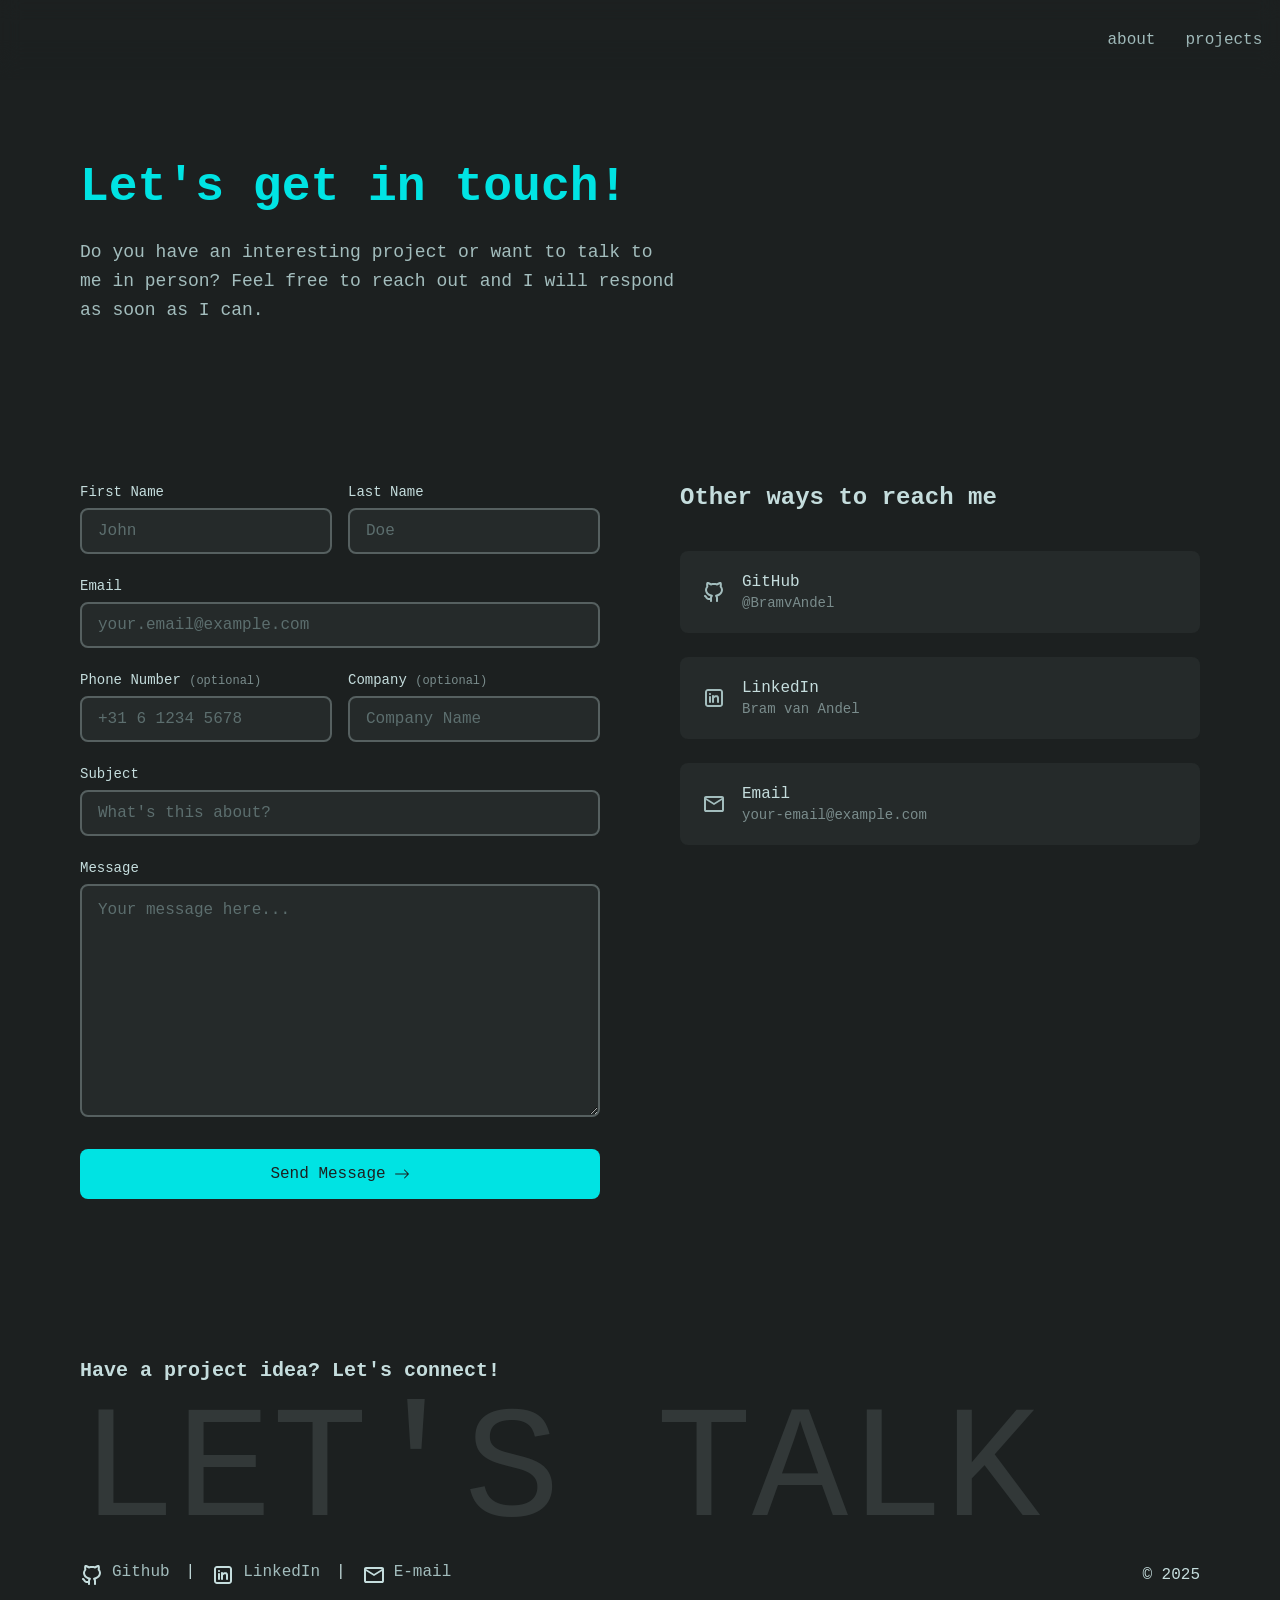
<file: contact.html>
<!doctype html>
<html lang="en">
  <head>
    <meta charset="UTF-8" />
    <meta name="viewport" content="width=device-width, initial-scale=1.0" />
    <title>Contact - Bram van Andel</title>
    <link rel="stylesheet" href="styles/global.css" />
    <link rel="stylesheet" href="styles/contact.css" />
  </head>
  <body>
    <nav>
      <a href="/index.html">BvA</a>
      <div>
        <a href="#">about</a>
        <a href="#">projects</a>
        <a href="/contact.html">contact</a>
      </div>
    </nav>

    <main>
      <header class="contact-header">
        <h1>
          <span class="highlight">Let's get in touch!</span>
        </h1>
        <p>
          Do you have an interesting project or want to talk to me in person?
          Feel free to reach out and I will respond as soon as I can.
        </p>
      </header>

      <section class="contact-form-section">
        <form
          class="contact-form"
          method="post"
          action="mailto:your-email@example.com"
        >
          <div class="form-row">
            <div class="form-group">
              <label for="firstName">First Name</label>
              <input
                type="text"
                id="firstName"
                name="firstName"
                placeholder="John"
                required
              />
            </div>

            <div class="form-group">
              <label for="lastName">Last Name</label>
              <input
                type="text"
                id="lastName"
                name="lastName"
                placeholder="Doe"
                required
              />
            </div>
          </div>

          <div class="form-group">
            <label for="email">Email</label>
            <input
              type="email"
              id="email"
              name="email"
              placeholder="your.email@example.com"
              required
            />
          </div>

          <div class="form-row">
            <div class="form-group">
              <label for="phone"
                >Phone Number <span class="optional">(optional)</span></label
              >
              <input
                type="tel"
                id="phone"
                name="phone"
                placeholder="+31 6 1234 5678"
              />
            </div>

            <div class="form-group">
              <label for="company"
                >Company <span class="optional">(optional)</span></label
              >
              <input
                type="text"
                id="company"
                name="company"
                placeholder="Company Name"
              />
            </div>
          </div>

          <div class="form-group">
            <label for="subject">Subject</label>
            <input
              type="text"
              id="subject"
              name="subject"
              placeholder="What's this about?"
              required
            />
          </div>

          <div class="form-group">
            <label for="message">Message</label>
            <textarea
              id="message"
              name="message"
              placeholder="Your message here..."
              rows="8"
              required
            ></textarea>
          </div>

          <button type="submit" class="submit-btn">
            <span>Send Message</span>
            <svg
              width="16"
              height="16"
              viewBox="0 0 16 16"
              xmlns="http://www.w3.org/2000/svg"
            >
              <path
                fill-rule="evenodd"
                clip-rule="evenodd"
                d="M0.999961 7.99999C0.999961 8.1326 1.05264 8.25978 1.14641 8.35354C1.24018 8.44731 1.36735 8.49999 1.49996 8.49999L13.293 8.49999L10.146 11.646C10.0521 11.7399 9.99933 11.8672 9.99933 12C9.99933 12.1328 10.0521 12.2601 10.146 12.354C10.2398 12.4479 10.3672 12.5006 10.5 12.5006C10.6327 12.5006 10.7601 12.4479 10.854 12.354L14.854 8.35399C14.9005 8.30755 14.9375 8.25237 14.9627 8.19162C14.9879 8.13088 15.0009 8.06576 15.0009 7.99999C15.0009 7.93422 14.9879 7.8691 14.9627 7.80836C14.9375 7.74761 14.9005 7.69244 14.854 7.64599L10.854 3.64599C10.8075 3.5995 10.7523 3.56263 10.6915 3.53747C10.6308 3.51231 10.5657 3.49936 10.5 3.49936C10.3672 3.49936 10.2398 3.5521 10.146 3.64599C10.0521 3.73988 9.99933 3.86722 9.99933 3.99999C9.99933 4.13277 10.0521 4.2601 10.146 4.35399L13.293 7.49999L1.49996 7.49999C1.36735 7.49999 1.24018 7.55267 1.14641 7.64644C1.05264 7.74021 0.999961 7.86738 0.999961 7.99999Z"
              />
            </svg>
          </button>
        </form>

        <div class="contact-info">
          <h3>Other ways to reach me</h3>

          <div class="contact-methods">
            <a
              href="https://github.com/BramvAndel"
              target="_blank"
              rel="noopener noreferrer"
              class="contact-method"
            >
              <svg
                width="24"
                height="24"
                viewBox="0 0 24 24"
                xmlns="http://www.w3.org/2000/svg"
              >
                <path
                  d="M6.31499 6.17599C6.06499 5.53799 6.07499 4.80899 6.18599 4.14199C6.94994 4.37155 7.66755 4.73374 8.30598 5.21199C8.58598 5.42599 8.95299 5.49499 9.29499 5.39199C10.1724 5.12881 11.0839 4.99672 12 4.99999C12.961 4.99999 13.874 5.13999 14.703 5.39099C15.045 5.49499 15.412 5.42499 15.691 5.21099C16.3291 4.73284 17.0464 4.37066 17.81 4.14099C17.921 4.80799 17.93 5.53699 17.682 6.17399C17.532 6.55799 17.607 6.99999 17.89 7.31399C18.614 8.11699 19 9.03999 19 9.99999C19 12.114 17.03 14.187 13.866 14.818C13.074 14.976 12.765 15.973 13.371 16.544C13.76 16.91 14 17.426 14 18V21C14 21.2652 14.1053 21.5196 14.2929 21.7071C14.4804 21.8946 14.7348 22 15 22C15.2652 22 15.5196 21.8946 15.7071 21.7071C15.8946 21.5196 16 21.2652 16 21V18C16 17.43 15.88 16.888 15.666 16.397C18.683 15.35 21 12.993 21 9.99999C21 8.65299 20.516 7.41499 19.713 6.37799C19.923 5.55799 19.904 4.73199 19.824 4.09799C19.753 3.52999 19.654 2.78599 19.254 2.34199C18.659 1.68299 17.674 2.07099 16.974 2.30999C16.2227 2.56321 15.5082 2.91458 14.849 3.35499C13.9181 3.11707 12.9608 2.99779 12 2.99999C11.006 2.99999 10.047 3.12499 9.14899 3.35599C8.48977 2.91558 7.77525 2.56421 7.02399 2.31099C6.32399 2.07099 5.33799 1.68299 4.74299 2.34199C4.33499 2.79399 4.24999 3.47899 4.17699 4.06099L4.17199 4.09899C4.09199 4.73399 4.07399 5.56099 4.28399 6.38199C3.48399 7.41799 2.99999 8.65399 2.99999 9.99999C2.99999 12.992 5.31698 15.35 8.33398 16.397C8.11599 16.8964 8.00233 17.4351 7.99999 17.98L7.83198 18.014C7.11498 18.113 6.65599 18.024 6.34399 17.892C5.58399 17.57 5.19199 16.759 4.71399 16.139C4.41599 15.754 3.98199 15.273 3.31599 15.051C3.19136 15.0095 3.05978 14.9929 2.92876 15.0023C2.79775 15.0117 2.66985 15.0467 2.55239 15.1055C2.31515 15.2242 2.13479 15.4323 2.05099 15.684C1.96718 15.9357 1.98678 16.2104 2.1055 16.4476C2.22421 16.6848 2.43229 16.8652 2.68399 16.949C3.24199 17.135 3.62799 18.091 3.98199 18.515C4.35499 18.963 4.85098 19.431 5.56199 19.733C6.24398 20.023 7.04499 20.126 7.99999 20.009V21C7.99999 21.2652 8.10534 21.5196 8.29288 21.7071C8.48042 21.8946 8.73477 22 8.99999 22C9.2652 22 9.51956 21.8946 9.70709 21.7071C9.89463 21.5196 9.99998 21.2652 9.99998 21V18C9.99998 17.426 10.24 16.91 10.629 16.544C11.236 15.972 10.926 14.976 10.134 14.818C6.96898 14.187 4.99999 12.114 4.99999 9.99999C4.99999 9.04199 5.38499 8.11899 6.10799 7.31599C6.39099 7.00199 6.46499 6.55999 6.31499 6.17599Z"
                />
              </svg>
              <div>
                <h4>GitHub</h4>
                <span>@BramvAndel</span>
              </div>
            </a>

            <a
              href="https://www.linkedin.com/in/bram-van-andel-8a43272b0/"
              target="_blank"
              rel="noopener noreferrer"
              class="contact-method"
            >
              <svg
                width="24"
                height="24"
                viewBox="0 0 24 24"
                xmlns="http://www.w3.org/2000/svg"
              >
                <path
                  d="M18 3C18.7956 3 19.5587 3.31607 20.1213 3.87868C20.6839 4.44129 21 5.20435 21 6V18C21 18.7956 20.6839 19.5587 20.1213 20.1213C19.5587 20.6839 18.7956 21 18 21H6C5.20435 21 4.44129 20.6839 3.87868 20.1213C3.31607 19.5587 3 18.7956 3 18V6C3 5.20435 3.31607 4.44129 3.87868 3.87868C4.44129 3.31607 5.20435 3 6 3H18ZM18 5H6C5.73478 5 5.48043 5.10536 5.29289 5.29289C5.10536 5.48043 5 5.73478 5 6V18C5 18.2652 5.10536 18.5196 5.29289 18.7071C5.48043 18.8946 5.73478 19 6 19H18C18.2652 19 18.5196 18.8946 18.7071 18.7071C18.8946 18.5196 19 18.2652 19 18V6C19 5.73478 18.8946 5.48043 18.7071 5.29289C18.5196 5.10536 18.2652 5 18 5ZM8 10C8.24493 10 8.48134 10.09 8.66437 10.2527C8.84741 10.4155 8.96434 10.6397 8.993 10.883L9 11V16C8.99972 16.2549 8.90212 16.5 8.72715 16.6854C8.55218 16.8707 8.31305 16.9822 8.05861 16.9972C7.80416 17.0121 7.55362 16.9293 7.35817 16.7657C7.16271 16.6021 7.0371 16.3701 7.007 16.117L7 16V11C7 10.7348 7.10536 10.4804 7.29289 10.2929C7.48043 10.1054 7.73478 10 8 10ZM11 9C11.2342 8.99996 11.461 9.08213 11.6408 9.23216C11.8206 9.3822 11.9421 9.59059 11.984 9.821C12.1854 9.70468 12.3934 9.60017 12.607 9.508C13.274 9.223 14.273 9.066 15.175 9.349C15.648 9.499 16.123 9.779 16.475 10.256C16.79 10.681 16.96 11.198 16.994 11.779L17 12V16C16.9997 16.2549 16.9021 16.5 16.7272 16.6854C16.5522 16.8707 16.313 16.9822 16.0586 16.9972C15.8042 17.0121 15.5536 16.9293 15.3582 16.7657C15.1627 16.6021 15.0371 16.3701 15.007 16.117L15 16V12C15 11.67 14.92 11.516 14.868 11.445C14.7933 11.3523 14.6904 11.2863 14.575 11.257C14.227 11.147 13.726 11.205 13.393 11.347C12.893 11.561 12.435 11.897 12.123 12.208L12 12.34V16C11.9997 16.2549 11.9021 16.5 11.7272 16.6854C11.5522 16.8707 11.313 16.9822 11.0586 16.9972C10.8042 17.0121 10.5536 16.9293 10.3582 16.7657C10.1627 16.6021 10.0371 16.3701 10.007 16.117L10 16V10C10 9.73478 10.1054 9.48043 10.2929 9.29289C10.4804 9.10536 10.7348 9 11 9ZM8 7C8.26522 7 8.51957 7.10536 8.70711 7.29289C8.89464 7.48043 9 7.73478 9 8C9 8.26522 8.89464 8.51957 8.70711 8.70711C8.51957 8.89464 8.26522 9 8 9C7.73478 9 7.48043 8.89464 7.29289 8.70711C7.10536 8.51957 7 8.26522 7 8C7 7.73478 7.10536 7.48043 7.29289 7.29289C7.48043 7.10536 7.73478 7 8 7Z"
                />
              </svg>
              <div>
                <h4>LinkedIn</h4>
                <span>Bram van Andel</span>
              </div>
            </a>

            <a href="mailto:your-email@example.com" class="contact-method">
              <svg
                width="24"
                height="24"
                viewBox="0 0 24 24"
                xmlns="http://www.w3.org/2000/svg"
              >
                <path
                  d="M4 20C3.45 20 2.97933 19.8043 2.588 19.413C2.19667 19.0217 2.00067 18.5507 2 18V6C2 5.45 2.196 4.97933 2.588 4.588C2.98 4.19667 3.45067 4.00067 4 4H20C20.55 4 21.021 4.196 21.413 4.588C21.805 4.98 22.0007 5.45067 22 6V18C22 18.55 21.8043 19.021 21.413 19.413C21.0217 19.805 20.5507 20.0007 20 20H4ZM12 13L4 8V18H20V8L12 13ZM12 11L20 6H4L12 11ZM4 8V6V18V8Z"
                />
              </svg>
              <div>
                <h4>Email</h4>
                <span>your-email@example.com</span>
              </div>
            </a>
          </div>
        </div>
      </section>

      <footer>
        <h4>Have a project idea? Let's connect!</h4>
        <a href="mailto:your-email@example.com" class="footer-big-text"
          >LET'S TALK</a
        >
        <div class="footer-info">
          <div class="footer-socials">
            <a
              href="https://github.com/BramvAndel"
              target="_blank"
              rel="noopener noreferrer"
              class="footer-social"
            >
              <svg
                width="24"
                height="24"
                viewBox="0 0 24 24"
                xmlns="http://www.w3.org/2000/svg"
              >
                <path
                  d="M6.31499 6.17605C6.06499 5.53805 6.07499 4.80905 6.18599 4.14205C6.94994 4.37161 7.66755 4.7338 8.30598 5.21205C8.58598 5.42605 8.95299 5.49505 9.29499 5.39205C10.1724 5.12888 11.0839 4.99678 12 5.00005C12.961 5.00005 13.874 5.14005 14.703 5.39105C15.045 5.49505 15.412 5.42505 15.691 5.21105C16.3291 4.7329 17.0464 4.37072 17.81 4.14105C17.921 4.80805 17.93 5.53705 17.682 6.17405C17.532 6.55805 17.607 7.00005 17.89 7.31405C18.614 8.11705 19 9.04005 19 10.0001C19 12.1141 17.03 14.1871 13.866 14.8181C13.074 14.9761 12.765 15.9731 13.371 16.5441C13.76 16.9101 14 17.4261 14 18.0001V21.0001C14 21.2653 14.1053 21.5196 14.2929 21.7072C14.4804 21.8947 14.7348 22.0001 15 22.0001C15.2652 22.0001 15.5196 21.8947 15.7071 21.7072C15.8946 21.5196 16 21.2653 16 21.0001V18.0001C16 17.4301 15.88 16.8881 15.666 16.3971C18.683 15.3501 21 12.9931 21 10.0001C21 8.65305 20.516 7.41505 19.713 6.37805C19.923 5.55805 19.904 4.73205 19.824 4.09805C19.753 3.53005 19.654 2.78605 19.254 2.34205C18.659 1.68305 17.674 2.07105 16.974 2.31005C16.2227 2.56327 15.5082 2.91464 14.849 3.35505C13.9181 3.11713 12.9608 2.99785 12 3.00005C11.006 3.00005 10.047 3.12505 9.14899 3.35605C8.48977 2.91564 7.77525 2.56427 7.02399 2.31105C6.32399 2.07105 5.33799 1.68305 4.74299 2.34205C4.33499 2.79405 4.24999 3.47905 4.17699 4.06105L4.17199 4.09905C4.09199 4.73405 4.07399 5.56105 4.28399 6.38205C3.48399 7.41805 2.99999 8.65405 2.99999 10.0001C2.99999 12.9921 5.31698 15.3501 8.33398 16.3971C8.11599 16.8965 8.00233 17.4351 7.99999 17.9801L7.83198 18.0141C7.11498 18.1131 6.65599 18.0241 6.34399 17.8921C5.58399 17.5701 5.19199 16.7591 4.71399 16.1391C4.41599 15.7541 3.98199 15.2731 3.31599 15.0511C3.19136 15.0096 3.05978 14.993 2.92876 15.0024C2.79775 15.0117 2.66985 15.0468 2.55239 15.1056C2.31515 15.2243 2.13479 15.4324 2.05099 15.6841C1.96718 15.9357 1.98678 16.2104 2.1055 16.4477C2.22421 16.6849 2.43229 16.8652 2.68399 16.9491C3.24199 17.1351 3.62799 18.0911 3.98199 18.5151C4.35499 18.9631 4.85098 19.4311 5.56199 19.7331C6.24398 20.0231 7.04499 20.1261 7.99999 20.0091V21.0001C7.99999 21.2653 8.10534 21.5196 8.29288 21.7072C8.48042 21.8947 8.73477 22.0001 8.99999 22.0001C9.2652 22.0001 9.51956 21.8947 9.70709 21.7072C9.89463 21.5196 9.99998 21.2653 9.99998 21.0001V18.0001C9.99998 17.4261 10.24 16.9101 10.629 16.5441C11.236 15.9721 10.926 14.9761 10.134 14.8181C6.96898 14.1871 4.99999 12.1141 4.99999 10.0001C4.99999 9.04205 5.38499 8.11905 6.10799 7.31605C6.39099 7.00205 6.46499 6.56005 6.31499 6.17605Z"
                />
              </svg>
              <span>Github</span>
            </a>

            <span>|</span>

            <a
              href="https://www.linkedin.com/in/bram-van-andel-8a43272b0/"
              target="_blank"
              rel="noopener noreferrer"
              class="footer-social"
            >
              <svg
                width="24"
                height="24"
                viewBox="0 0 24 24"
                xmlns="http://www.w3.org/2000/svg"
              >
                <path
                  d="M18 3C18.7956 3 19.5587 3.31607 20.1213 3.87868C20.6839 4.44129 21 5.20435 21 6V18C21 18.7956 20.6839 19.5587 20.1213 20.1213C19.5587 20.6839 18.7956 21 18 21H6C5.20435 21 4.44129 20.6839 3.87868 20.1213C3.31607 19.5587 3 18.7956 3 18V6C3 5.20435 3.31607 4.44129 3.87868 3.87868C4.44129 3.31607 5.20435 3 6 3H18ZM18 5H6C5.73478 5 5.48043 5.10536 5.29289 5.29289C5.10536 5.48043 5 5.73478 5 6V18C5 18.2652 5.10536 18.5196 5.29289 18.7071C5.48043 18.8946 5.73478 19 6 19H18C18.2652 19 18.5196 18.8946 18.7071 18.7071C18.8946 18.5196 19 18.2652 19 18V6C19 5.73478 18.8946 5.48043 18.7071 5.29289C18.5196 5.10536 18.2652 5 18 5ZM8 10C8.24493 10 8.48134 10.09 8.66437 10.2527C8.84741 10.4155 8.96434 10.6397 8.993 10.883L9 11V16C8.99972 16.2549 8.90212 16.5 8.72715 16.6854C8.55218 16.8707 8.31305 16.9822 8.05861 16.9972C7.80416 17.0121 7.55362 16.9293 7.35817 16.7657C7.16271 16.6021 7.0371 16.3701 7.007 16.117L7 16V11C7 10.7348 7.10536 10.4804 7.29289 10.2929C7.48043 10.1054 7.73478 10 8 10ZM11 9C11.2342 8.99996 11.461 9.08213 11.6408 9.23216C11.8206 9.3822 11.9421 9.59059 11.984 9.821C12.1854 9.70468 12.3934 9.60017 12.607 9.508C13.274 9.223 14.273 9.066 15.175 9.349C15.648 9.499 16.123 9.779 16.475 10.256C16.79 10.681 16.96 11.198 16.994 11.779L17 12V16C16.9997 16.2549 16.9021 16.5 16.7272 16.6854C16.5522 16.8707 16.313 16.9822 16.0586 16.9972C15.8042 17.0121 15.5536 16.9293 15.3582 16.7657C15.1627 16.6021 15.0371 16.3701 15.007 16.117L15 16V12C15 11.67 14.92 11.516 14.868 11.445C14.7933 11.3523 14.6904 11.2863 14.575 11.257C14.227 11.147 13.726 11.205 13.393 11.347C12.893 11.561 12.435 11.897 12.123 12.208L12 12.34V16C11.9997 16.2549 11.9021 16.5 11.7272 16.6854C11.5522 16.8707 11.313 16.9822 11.0586 16.9972C10.8042 17.0121 10.5536 16.9293 10.3582 16.7657C10.1627 16.6021 10.0371 16.3701 10.007 16.117L10 16V10C10 9.73478 10.1054 9.48043 10.2929 9.29289C10.4804 9.10536 10.7348 9 11 9ZM8 7C8.26522 7 8.51957 7.10536 8.70711 7.29289C8.89464 7.48043 9 7.73478 9 8C9 8.26522 8.89464 8.51957 8.70711 8.70711C8.51957 8.89464 8.26522 9 8 9C7.73478 9 7.48043 8.89464 7.29289 8.70711C7.10536 8.51957 7 8.26522 7 8C7 7.73478 7.10536 7.48043 7.29289 7.29289C7.48043 7.10536 7.73478 7 8 7Z"
                />
              </svg>

              <span>LinkedIn</span>
            </a>

            <span>|</span>

            <a href="mailto:your-email@example.com" class="footer-social">
              <svg
                width="24"
                height="24"
                viewBox="0 0 24 24"
                xmlns="http://www.w3.org/2000/svg"
              >
                <path
                  d="M4 20C3.45 20 2.97933 19.8043 2.588 19.413C2.19667 19.0217 2.00067 18.5507 2 18V6C2 5.45 2.196 4.97933 2.588 4.588C2.98 4.19667 3.45067 4.00067 4 4H20C20.55 4 21.021 4.196 21.413 4.588C21.805 4.98 22.0007 5.45067 22 6V18C22 18.55 21.8043 19.021 21.413 19.413C21.0217 19.805 20.5507 20.0007 20 20H4ZM12 13L4 8V18H20V8L12 13ZM12 11L20 6H4L12 11ZM4 8V6V18V8Z"
                />
              </svg>
              <span>E-mail</span>
            </a>
          </div>
          <div class="copyright">&copy; 2025</div>
        </div>
      </footer>
    </main>
  </body>
</html>
</file>
<file: styles/global.css>
:root {
  /* Fonts */
  --font-jetbrains-mono: "JetBrains Mono", monospace;

  /* Colors - Dark Theme */
  --bg-color-dark: #1c2020;
  --light-bg-color-dark: #252a2a;
  --h1-color-dark: #c5dddd;
  --text-color-dark: #a3bdbd;
  --sub-text-color-dark: #7a8c8c;
  --dark-text-color-dark: #5c6e6e;
  --accent-color-dark: #00e3e3;
  --selecttion-color-dark: #02b3b3;

  /* Colors - Light Theme */
  --bg-color-light: #f5f5f5;
  --h1-color-light: #333333;
  --text-color-light: #4f4f4f;
  --sub-text-color-light: #6b6b6b;
  --accent-color-light: #007b7b;

  /* Font Sizes */
  --h1-font-size: 48px;
  --h2-font-size: 32px;
  --h3-font-size: 18px;
  --text-font-size: 16px;

  --social-color-transition-duration: 0.5s;

  --relaxed-line-height: 1.6;
}

*,
*::after,
*::before {
  margin: 0;
  padding: 0;
  box-sizing: border-box;
}

body {
  font-family: var(--font-jetbrains-mono);
  color: var(--text-color-dark);
  width: 100%;
  display: flex;
  justify-content: center;
  background-color: var(--bg-color-dark);
  overflow-x: hidden;
}

h1 {
  font-size: 36px;
}

h2 {
  font-size: 32px;
}

h3 {
  font-size: 24px;
}

h4 {
  font-size: 20px;
}

p {
  font-size: 16px;
  line-height: var(--relaxed-line-height);
}

a {
  text-decoration: none;
  font-family: var(--font-jetbrains-mono);
  color: var(--text-color-dark);
}

.highlight {
  color: var(--accent-color-dark);
}

.italic {
  font-style: italic;
}

::selection {
  background: var(--selecttion-color-dark);
  color: var(--accent-color-dark);
}

::-moz-selection {
  background: var(--selecttion-color-dark);
  color: var(--accent-color-dark);
}

main {
  /* background-color: red; */
  width: 1440px;
  height: 100%;
  padding: 0 80px;
}

section {
  margin-top: 160px;
}

nav {
  position: fixed;
  width: 1440px;
  height: 80px;
  z-index: 10;
  display: flex;
  justify-content: space-between;
  align-items: center;
  font-family: var(--font-jetbrains-mono);
  font-size: var(--text-font-size);
  color: var(--h1-color-dark);
  font-weight: 500;
  mask: linear-gradient(black, black, transparent);
  backdrop-filter: blur(10px);
}

nav a,
nav div a {
  transition: all var(--social-color-transition-duration) ease;
}

nav div a:hover,
nav a:hover {
  color: var(--accent-color);
  background-color: #566060;
}

nav div {
  display: flex;
  gap: 30px;
}

footer {
  margin-top: 160px;
  width: 100%;
  color: #c5dddd;
  font-family: var(--font-jetbrains-mono);
}

footer h4 {
  font-size: 20px;
}

.footer-big-text {
  font-size: 160px;
  color: #323838;
  margin-top: -40px;
  transition: color var(--social-color-transition-duration);
}

.footer-info {
  display: flex;
  justify-content: space-between;
  align-items: center;
  padding-bottom: 80px;
}

.footer-socials {
  display: flex;
  gap: 16px;
}

.footer-social {
  display: flex;
  justify-content: center;
  gap: 8px;
  transition: color var(--social-color-transition-duration);
}

.footer-social svg {
  color: #c5dddd;
  fill: #c5dddd;
  transition: fill var(--social-color-transition-duration);
}

.footer-social:hover {
  color: var(--accent-color-dark);
}

.footer-social:hover svg {
  fill: var(--accent-color-dark);
}

.footer-big-text:hover {
  color: #475050;
}
</file>
<file: styles/contact.css>
.contact-header {
  margin-top: 160px;
  margin-bottom: 80px;
}

.contact-header h1 {
  font-size: 48px;
  margin-bottom: 24px;
  color: var(--h1-color-dark);
}

.contact-header p {
  font-size: 18px;
  line-height: var(--relaxed-line-height);
  max-width: 600px;
  color: var(--text-color-dark);
}

.contact-form-section {
  display: grid;
  grid-template-columns: 1fr 1fr;
  gap: 80px;
  margin-bottom: 80px;
}

.contact-form {
  display: flex;
  flex-direction: column;
  gap: 24px;
}

.form-row {
  display: grid;
  grid-template-columns: 1fr 1fr;
  gap: 16px;
}

.form-group {
  display: flex;
  flex-direction: column;
  gap: 8px;
}

.form-group label {
  font-size: 14px;
  font-weight: 500;
  color: var(--h1-color-dark);
}

.form-group label .optional {
  font-weight: 400;
  color: var(--sub-text-color-dark);
  font-size: 12px;
}

.form-group input,
.form-group textarea {
  padding: 12px 16px;
  border-radius: 8px;
  border: 2px solid #566060;
  background-color: var(--light-bg-color-dark);
  color: var(--text-color-dark);
  font-family: var(--font-jetbrains-mono);
  font-size: 16px;
  transition: all 0.3s ease;
}

.form-group input:focus,
.form-group textarea:focus {
  outline: none;
  border-color: var(--accent-color-dark);
  background-color: #2a3131;
}

.form-group input::placeholder,
.form-group textarea::placeholder {
  color: var(--dark-text-color-dark);
}

.form-group textarea {
  resize: vertical;
  min-height: 120px;
  line-height: var(--relaxed-line-height);
}

.submit-btn {
  display: flex;
  align-items: center;
  justify-content: center;
  gap: 8px;
  padding: 16px 32px;
  background-color: var(--accent-color-dark);
  color: var(--bg-color-dark);
  border: none;
  border-radius: 8px;
  font-family: var(--font-jetbrains-mono);
  font-size: 16px;
  font-weight: 500;
  cursor: pointer;
  transition: all var(--social-color-transition-duration) ease;
  margin-top: 8px;
}

.submit-btn svg {
  fill: var(--bg-color-dark);
  transition: transform var(--social-color-transition-duration) ease;
}

.submit-btn:hover {
  background-color: var(--selecttion-color-dark);
  transform: translateY(-2px);
  box-shadow: 0 4px 12px rgba(0, 227, 227, 0.3);
}

.submit-btn:hover svg {
  transform: translateX(4px);
}

.submit-btn:active {
  transform: translateY(0);
}

.contact-info {
  display: flex;
  flex-direction: column;
  gap: 32px;
  position: sticky;
  top: 100px;
  align-self: flex-start;
}

.contact-info h3 {
  font-size: 24px;
  color: var(--h1-color-dark);
  margin-bottom: 8px;
}

.contact-methods {
  display: flex;
  flex-direction: column;
  gap: 24px;
}

.contact-method {
  display: flex;
  align-items: center;
  gap: 16px;
  padding: 20px;
  background-color: var(--light-bg-color-dark);
  border-radius: 8px;
  border: 2px solid transparent;
  transition: all var(--social-color-transition-duration) ease;
}

.contact-method svg {
  fill: var(--text-color-dark);
  flex-shrink: 0;
  transition: fill var(--social-color-transition-duration) ease;
}

.contact-method div {
  display: flex;
  flex-direction: column;
  gap: 4px;
}

.contact-method h4 {
  font-size: 16px;
  color: var(--h1-color-dark);
  font-weight: 500;
}

.contact-method span {
  font-size: 14px;
  color: var(--sub-text-color-dark);
}

.contact-method:hover {
  border-color: var(--accent-color-dark);
  background-color: #2a3131;
  transform: translateX(4px);
}

.contact-method:hover svg {
  fill: var(--accent-color-dark);
}

.contact-method:hover h4 {
  color: var(--accent-color-dark);
}

/* Responsive Design */
@media (max-width: 1024px) {
  .contact-form-section {
    grid-template-columns: 1fr;
    gap: 60px;
  }

  .contact-info {
    position: static;
  }
}

@media (max-width: 768px) {
  .contact-header h1 {
    font-size: 36px;
  }

  .contact-header p {
    font-size: 16px;
  }

  .form-row {
    grid-template-columns: 1fr;
    gap: 24px;
  }

  .contact-methods {
    gap: 16px;
  }

  .contact-method {
    padding: 16px;
  }
}
</file>
